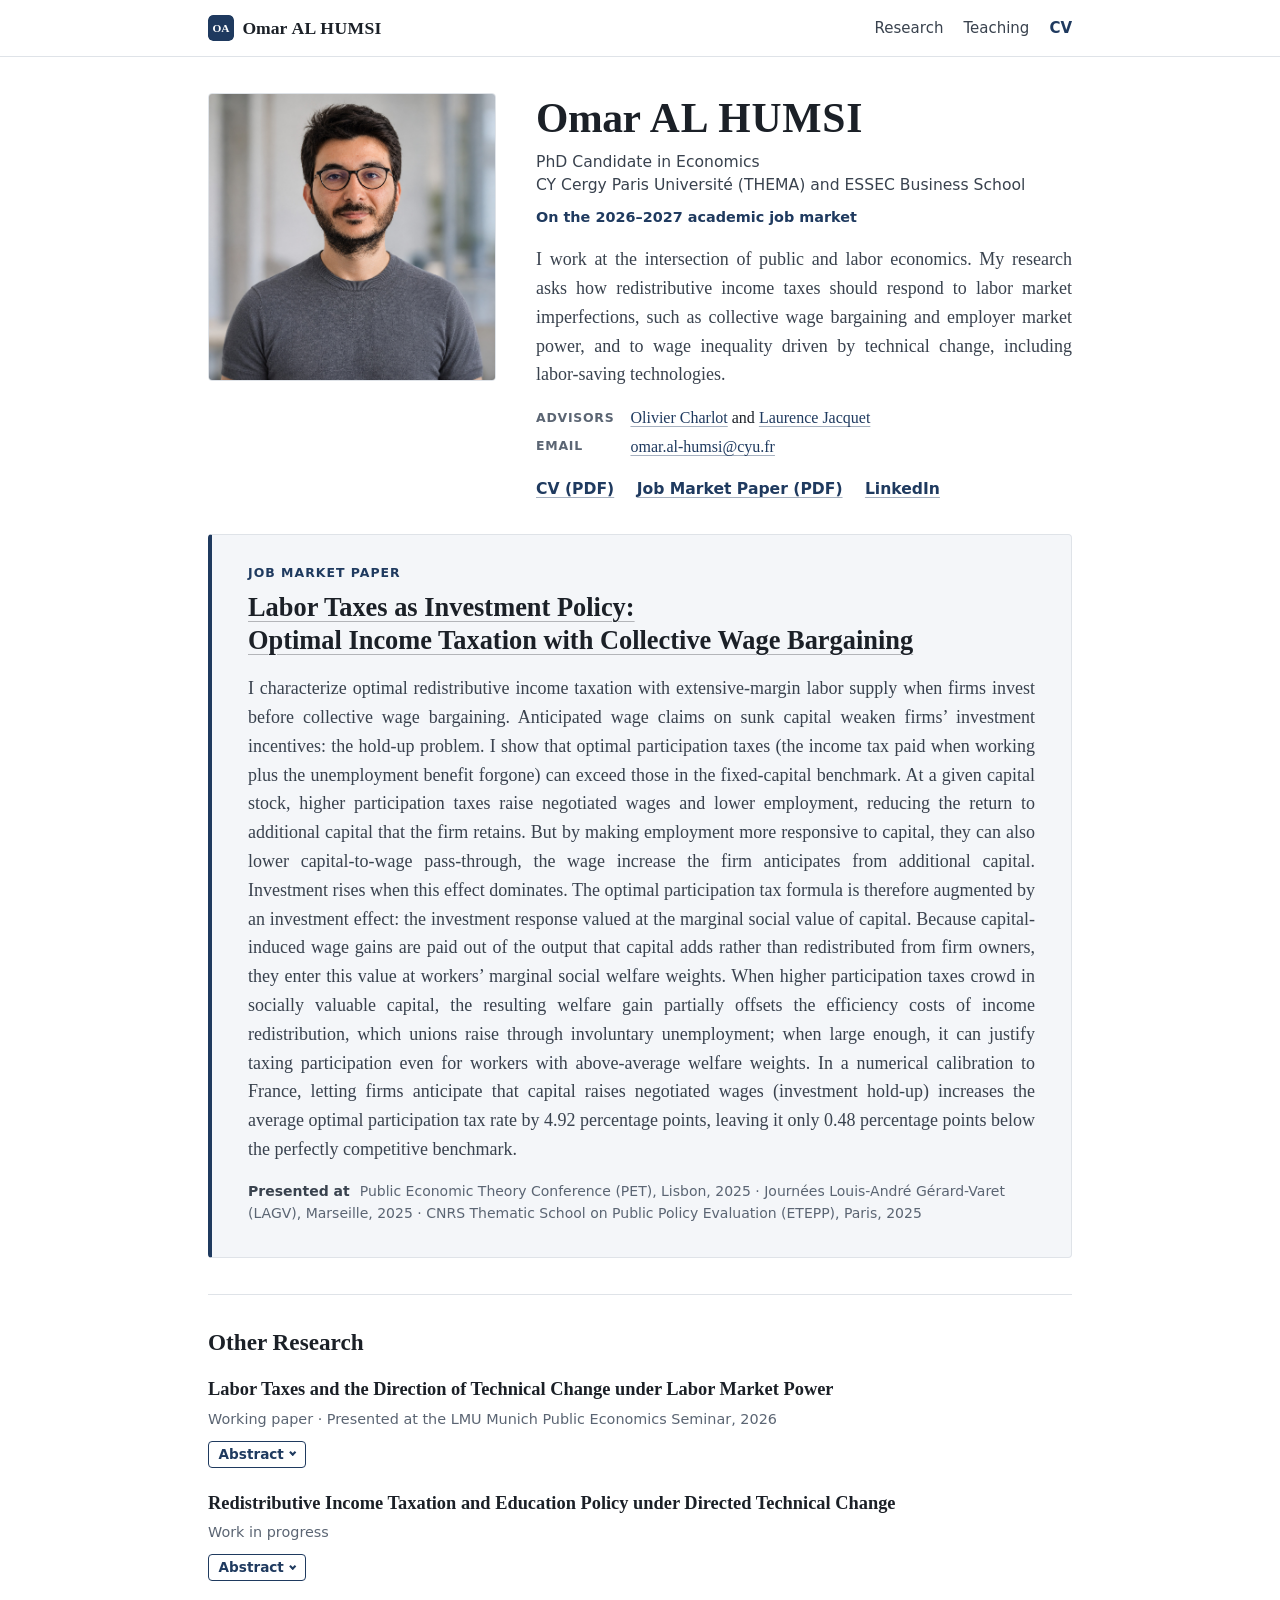
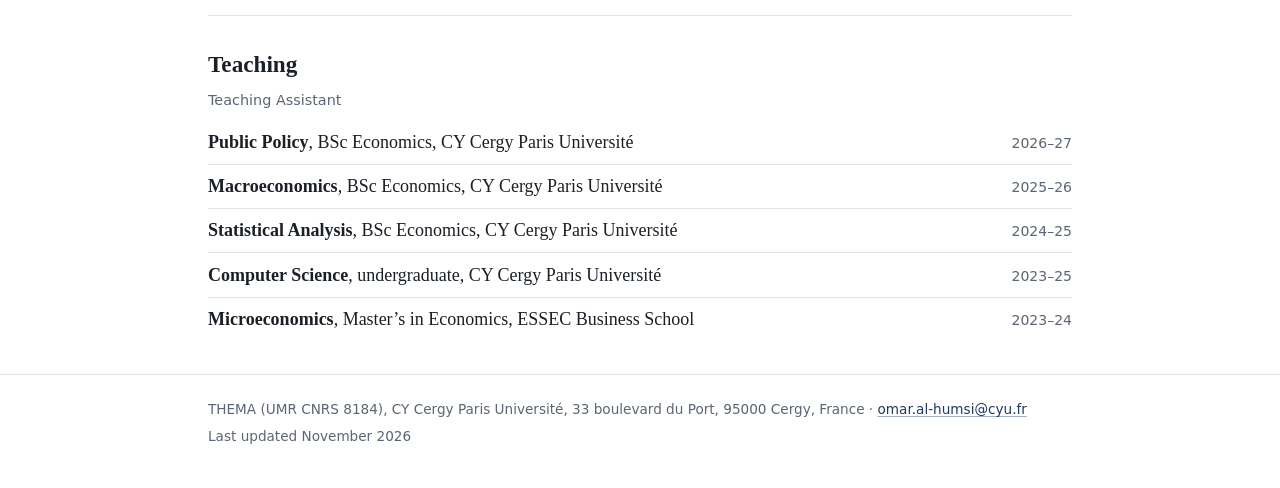
<file: index.html>
<!DOCTYPE html>
<html lang="en">
<head>
  <meta charset="utf-8">
  <meta name="viewport" content="width=device-width, initial-scale=1">
  <title>Omar Al Humsi | PhD Candidate in Economics</title>
  <meta name="description" content="Omar Al Humsi is a PhD candidate in Economics at CY Cergy Paris Université (THEMA) and ESSEC Business School, working in public and labor economics. On the 2026–2027 academic job market.">
  <meta name="author" content="Omar Al Humsi">
  <meta name="color-scheme" content="light dark">
  <link rel="canonical" href="https://omar-al-humsi.github.io/">
  <link rel="icon" href="assets/img/favicon.svg" type="image/svg+xml">
  <link rel="stylesheet" href="assets/css/style.css">

  <!-- Link previews (email, Slack, LinkedIn, X) -->
  <meta property="og:type" content="profile">
  <meta property="og:title" content="Omar Al Humsi | PhD Candidate in Economics">
  <meta property="og:description" content="Public and labor economics. On the 2026–2027 academic job market.">
  <meta property="og:url" content="https://omar-al-humsi.github.io/">
  <meta property="og:image" content="https://omar-al-humsi.github.io/assets/img/headshot.jpg">
  <meta property="profile:first_name" content="Omar">
  <meta property="profile:last_name" content="Al Humsi">
  <meta name="twitter:card" content="summary">
</head>

<body>
<a class="skip-link" href="#main">Skip to content</a>

<header class="site-header" id="top">
  <div class="container site-header__inner">
    <a class="site-name" href="#top"><img class="site-name__icon" src="assets/img/favicon.svg" width="28" height="28" alt=""><span>Omar <span class="surname">Al Humsi</span></span></a>
    <nav class="site-nav" aria-label="Primary">
      <ul>
        <li><a href="#research">Research</a></li>
        <li><a href="#teaching">Teaching</a></li>
        <li><a class="site-nav__cv" href="files/AlHumsi_CV.pdf" type="application/pdf">CV</a></li>
      </ul>
    </nav>
  </div>
</header>

<main id="main" tabindex="-1">

  <!-- ============================================================
       1. IDENTITY: who, where, fields, committee, how to reach you
       ============================================================ -->
  <section class="container intro" aria-labelledby="name">
    <img class="intro__photo" src="assets/img/headshot.jpg" width="1254" height="1254"
         alt="Portrait of Omar Al Humsi">

    <div class="intro__head">
      <h1 id="name">Omar <span class="surname">Al Humsi</span></h1>
      <p class="intro__role">
        PhD Candidate in Economics<br>
        CY Cergy Paris Université (THEMA) and ESSEC Business School
      </p>
      <p class="intro__status">On the 2026–2027 academic job market</p>
    </div>

    <div class="intro__body">
      <p class="intro__bio">
        I work at the intersection of public and labor economics. My research asks how
        redistributive income taxes should respond to labor market imperfections, such as collective wage
        bargaining and employer market power, and to wage inequality driven by technical change,
        including labor-saving technologies.
      </p>

      <dl class="facts">
        <!-- Fields are stated in the bio's first sentence. To list them here instead, restore:
        <dt>Fields</dt>
        <dd>Public Economics, Labor Economics</dd>
        -->
        <dt>Advisors</dt>
        <dd><a href="https://sites.google.com/site/ocharlot1/">Olivier Charlot</a> and
          <a href="https://sites.google.com/site/econlaurencejacquet/laurence-jacquet">Laurence Jacquet</a></dd>
        <!-- When all letter writers are confirmed, replace the "Advisors" row with:
        <dt>References</dt>
        <dd><a href="https://sites.google.com/site/ocharlot1/">Olivier Charlot</a> (advisor) · <a href="https://sites.google.com/site/econlaurencejacquet/laurence-jacquet">Laurence Jacquet</a> (advisor) · Name (Institution)</dd>
        -->
        <dt>Email</dt>
        <dd><a href="mailto:omar.al-humsi@cyu.fr">omar.al-humsi@cyu.fr</a></dd>
      </dl>

      <p class="quick-links">
        <a href="files/AlHumsi_CV.pdf" type="application/pdf">CV (PDF)</a>
        <a href="files/AlHumsi_JMP.pdf" type="application/pdf">Job Market Paper (PDF)</a>
        <a href="https://www.linkedin.com/in/omar-al-humsi-ab4485139/">LinkedIn</a>
      </p>
    </div>
  </section>

  <!-- ============================================================
       2. JOB MARKET PAPER
       ============================================================ -->
  <section class="container jmp" id="research" aria-labelledby="jmp-label">
    <div class="jmp__panel">
      <h2 class="label" id="jmp-label">Job Market Paper</h2>
      <h3 class="jmp__title">
        <a href="files/AlHumsi_JMP.pdf" type="application/pdf">Labor Taxes as Investment Policy:<br>
          Optimal Income Taxation with Collective Wage Bargaining</a>
      </h3>

      <div class="abstract">
        <p>
          I characterize optimal redistributive income taxation with extensive-margin
          labor supply when firms invest before collective wage bargaining. Anticipated
          wage claims on sunk capital weaken firms&rsquo; investment incentives: the
          hold-up problem. I show that optimal participation taxes (the income tax paid
          when working plus the unemployment benefit forgone) can exceed those in the
          fixed-capital benchmark. At a given capital stock, higher participation taxes
          raise negotiated wages and lower employment, reducing the return to additional
          capital that the firm retains. But by making employment more responsive to
          capital, they can also lower capital-to-wage pass-through, the wage increase
          the firm anticipates from additional capital. Investment rises when this
          effect dominates. The optimal participation tax formula is therefore augmented
          by an investment effect: the investment response valued at the marginal social
          value of capital. Because capital-induced wage gains are paid out of the
          output that capital adds rather than redistributed from firm owners, they
          enter this value at workers&rsquo; marginal social welfare weights. When
          higher participation taxes crowd in socially valuable capital, the resulting
          welfare gain partially offsets the efficiency costs of income redistribution,
          which unions raise through involuntary unemployment; when large enough, it can
          justify taxing participation even for workers with above-average welfare
          weights. In a numerical calibration to France, letting firms anticipate that
          capital raises negotiated wages (investment hold-up) increases the average
          optimal participation tax rate by 4.92 percentage points, leaving it only 0.48
          percentage points below the perfectly competitive benchmark.
        </p>
      </div>

      <p class="presented">
        <span class="presented__label">Presented at</span>
        Public Economic Theory Conference (PET), Lisbon, 2025 ·
        Journées Louis-André Gérard-Varet (LAGV), Marseille, 2025 ·
        CNRS Thematic School on Public Policy Evaluation (ETEPP), Paris, 2025
      </p>
    </div>
  </section>

  <!-- ============================================================
       3. OTHER RESEARCH
       ============================================================ -->
  <section class="container section" id="papers" aria-labelledby="papers-title">
    <h2 class="section__title" id="papers-title">Other Research</h2>

    <article class="paper">
      <h3 class="paper__title">Labor Taxes and the Direction of Technical Change under Labor Market Power</h3>
      <p class="meta">Working paper · Presented at the LMU Munich Public Economics Seminar, 2026</p>
      <!-- When the draft is public: add <a href="files/AlHumsi_DTC.pdf">PDF</a> to the line above.
           Abstract revised Nov 23 2026 (same text as the CV). Only the competitive result is stated;
           add one sentence on the labor-market-power results once they are derived. -->
      <details class="abs">
        <summary>Abstract</summary>
        <p class="paper__summary">
          This paper studies optimal redistributive income taxation when the direction of
          technical change is endogenous, unions and employers have labor market power, and
          the government cannot tax or subsidize different technologies at different rates.
          With competitive wage setting, the direction of technical change is efficient given
          employment, so it matters for optimal taxes only through wage inequality.
          Discouraging low-skilled participation raises the relative wage of low-skilled
          workers at given technology, but it also shifts innovation toward technologies
          relatively more complementary to skilled labor, which pushes that relative wage back
          down. Directed technical change thus weakens the case for taxing low-skilled
          participation to compress pre-tax wages. Labor market power adds an efficiency
          concern about technology itself: private and social returns to new technologies no
          longer coincide. Technology still responds to the size of its market, but when firms
          bargain with their own workers after adopting a technology, its return also depends
          on how much of its gains workers capture. Workers capture part of the gains from
          technologies that complement them, while technologies that replace them shift their
          rents to firms. And because employment is inefficiently low, firms do not count the
          social value of the jobs a technology creates or destroys. I study this in an
          extensive-margin model in which unions bargain with employers that have monopsony
          power, so that union power can either offset wage markdowns or push wages above the
          efficient level. I ask how participation taxes, which affect both employment and
          wage setting, should account for this efficiency concern.
        </p>
      </details>
    </article>

    <article class="paper">
      <h3 class="paper__title">Redistributive Income Taxation and Education Policy under Directed Technical Change</h3>
      <p class="meta">Work in progress</p>
      <!-- Placeholder until the model is set up: replace "Abstract forthcoming." with the abstract. -->
      <details class="abs">
        <summary>Abstract</summary>
        <p class="paper__summary">Abstract forthcoming.</p>
      </details>
    </article>
  </section>

  <!-- ============================================================
       4. TEACHING (compact; full details are in the CV)
       ============================================================ -->
  <section class="container section" id="teaching" aria-labelledby="teaching-title">
    <h2 class="section__title" id="teaching-title">Teaching</h2>
    <p class="section__note">Teaching Assistant</p>
    <ul class="teach-list">
      <li><span><strong>Public Policy</strong>, BSc Economics, CY Cergy Paris Université</span><span class="when">2026–27</span></li>
      <li><span><strong>Macroeconomics</strong>, BSc Economics, CY Cergy Paris Université</span><span class="when">2025–26</span></li>
      <li><span><strong>Statistical Analysis</strong>, BSc Economics, CY Cergy Paris Université</span><span class="when">2024–25</span></li>
      <li><span><strong>Computer Science</strong>, undergraduate, CY Cergy Paris Université</span><span class="when">2023–25</span></li>
      <li><span><strong>Microeconomics</strong>, Master’s in Economics, ESSEC Business School</span><span class="when">2023–24</span></li>
    </ul>
  </section>

</main>

<footer class="site-footer">
  <div class="container site-footer__inner">
    <address>
      THEMA (UMR CNRS 8184), CY Cergy Paris Université, 33 boulevard du Port, 95000 Cergy, France ·
      <a href="mailto:omar.al-humsi@cyu.fr">omar.al-humsi@cyu.fr</a>
    </address>
    <p>Last updated November 2026</p>
  </div>
</footer>

</body>
</html>
</file>
<file: assets/css/style.css>
/* ==========================================================================
   Omar Al Humsi: academic website
   Plain HTML and CSS: no JavaScript, no web fonts, no frameworks.
   To restyle the site, edit the tokens in :root only.
   ========================================================================== */

/* ---------- 1. Design tokens ---------- */
:root {
  --bg: #ffffff;
  --bg-soft: #f4f6f9;
  --text: #1b2027;
  --text-soft: #39424e;
  --muted: #5b6573;
  --rule: #dfe3e8;
  --accent: #1f3a5f;          /* navy, same as the JMP slides */
  --accent-strong: #142a47;
  --on-accent: #ffffff;

  /* System fonts only: fast, private (no third-party requests), stable. */
  --font-text: Charter, "Bitstream Charter", "Sitka Text", Cambria, Georgia, serif;
  --font-ui: system-ui, -apple-system, "Segoe UI", Roboto, "Helvetica Neue", Arial, "Noto Sans", sans-serif;

  --container: 54rem;
  --gutter: 1.25rem;
  --radius: 4px;
}

@media (prefers-color-scheme: dark) {
  :root {
    --bg: #111418;
    --bg-soft: #181d23;
    --text: #e6e9ed;
    --text-soft: #c7ced6;
    --muted: #9ba6b2;
    --rule: #2b323b;
    --accent: #a8c7ef;
    --accent-strong: #cfe0f7;
    --on-accent: #0f1a2a;
  }
}

/* ---------- 2. Base ---------- */
*,
*::before,
*::after { box-sizing: border-box; }

html {
  -webkit-text-size-adjust: 100%;
  text-size-adjust: 100%;
}

body {
  margin: 0;
  background: var(--bg);
  color: var(--text);
  font-family: var(--font-text);
  font-size: 1.0625rem;          /* 17px on phones */
  line-height: 1.6;
}

@media (min-width: 48rem) {
  body { font-size: 1.125rem; }  /* 18px from tablets up */
}

img {
  display: block;
  max-width: 100%;
  height: auto;
}

h1, h2, h3, h4 {
  margin: 0;
  font-weight: 700;
  line-height: 1.25;
  text-wrap: balance;
}

p, ul, dl, address { margin: 0; }

a {
  color: var(--accent);
  text-decoration-line: underline;
  text-decoration-thickness: 1px;
  text-underline-offset: 0.18em;
  text-decoration-color: color-mix(in srgb, currentColor 40%, transparent);
}

a:hover {
  color: var(--accent-strong);
  text-decoration-color: currentColor;
}

:focus-visible {
  outline: 2px solid var(--accent);
  outline-offset: 2px;
  border-radius: 2px;
}

main:focus { outline: none; }

[id] { scroll-margin-top: 4.75rem; }

.container {
  width: min(100% - 2 * var(--gutter), var(--container));
  margin-inline: auto;
}

@media (min-width: 48rem) {
  :root { --gutter: 2rem; }
}

.skip-link {
  position: absolute;
  left: 0.75rem;
  top: -4rem;
  z-index: 20;
  padding: 0.5rem 0.85rem;
  background: var(--accent);
  color: var(--on-accent);
  font-family: var(--font-ui);
  font-size: 0.9rem;
  border-radius: var(--radius);
  text-decoration: none;
}

.skip-link:focus { top: 0.75rem; }

/* ---------- 3. Header and navigation ---------- */
.site-header {
  background: var(--bg);
  border-bottom: 1px solid var(--rule);
}

@media (min-width: 48rem) {
  .site-header {
    position: sticky;
    top: 0;
    z-index: 10;
  }
}

.site-header__inner {
  display: flex;
  flex-wrap: wrap;
  align-items: center;
  justify-content: space-between;
  gap: 0.35rem 1.5rem;
  padding-block: 0.8rem;
}

.site-name {
  display: inline-flex;
  align-items: center;
  gap: 0.55rem;
  color: var(--text);
  font-size: 1.1rem;
  font-weight: 700;
  text-decoration: none;
}

.site-name:hover { color: var(--accent); }

.site-name__icon {
  width: 1.6rem;
  height: 1.6rem;
  border-radius: 5px;
}

.site-nav ul {
  display: flex;
  flex-wrap: wrap;
  gap: 0.25rem 1rem;
  padding: 0;
  list-style: none;
  font-family: var(--font-ui);
  font-size: 0.9375rem;
}

@media (min-width: 48rem) {
  .site-nav ul { column-gap: 1.25rem; }
}

.site-nav a {
  display: inline-block;
  padding-block: 0.2rem;
  color: var(--text-soft);
  text-decoration: none;
}

.site-nav a:hover {
  color: var(--accent);
  text-decoration: underline;
}

.site-nav .site-nav__cv {
  color: var(--accent);
  font-weight: 600;
}

/* ---------- 4. Identity block ---------- */
.intro {
  display: grid;
  grid-template-columns: minmax(0, 1fr);
  gap: 1.25rem;
  align-items: start;
  padding-block: 1.75rem 2rem;
}

.intro__photo {
  grid-column: 1;
  grid-row: 1;
  width: min(100%, 16rem);
  aspect-ratio: 1 / 1;
  object-fit: cover;
  border: 1px solid var(--rule);
  border-radius: var(--radius);
  background: var(--bg-soft);
}

.intro__head {
  grid-column: 1;
  grid-row: 2;
}

.intro__body {
  grid-column: 1;
  grid-row: 3;
}

@media (min-width: 40rem) {
  .intro {
    grid-template-columns: clamp(14rem, 30vw, 18rem) minmax(0, 1fr);
    column-gap: 2.5rem;
    row-gap: 1rem;
    padding-block: 2.25rem 2rem;
  }

  .intro__photo {
    width: 100%;
    grid-row: 1 / span 2;
  }

  .intro__head {
    grid-column: 2;
    grid-row: 1;
  }

  .intro__body {
    grid-column: 2;
    grid-row: 2;
  }
}

.intro h1 {
  font-size: clamp(1.6rem, 1.1rem + 2.4vw, 2.6rem);
  letter-spacing: -0.01em;
}

/* Surname shown in capitals ("AL HUMSI"), as on the JMP title page. The HTML
   keeps "Al Humsi" so screen readers say the name instead of spelling it. */
.surname {
  text-transform: uppercase;
  letter-spacing: 0.02em;
}

.intro__role {
  margin-top: 0.4rem;
  color: var(--text-soft);
  font-family: var(--font-ui);
  font-size: 0.975rem;
  line-height: 1.45;
}

.intro__status {
  margin-top: 0.6rem;
  color: var(--accent);
  font-family: var(--font-ui);
  font-size: 0.9rem;
  font-weight: 600;
}

.intro__bio {
  max-width: 62ch;
  color: var(--text-soft);
}

/* Tablets and laptops: the bio is justified, like the abstracts. Phones keep
   left-aligned text. */
@media (min-width: 40rem) {
  .intro__bio {
    text-align: justify;
    -webkit-hyphens: auto;   /* hyphenation uses <html lang="en"> */
    hyphens: auto;
    hyphenate-limit-chars: 6 3 3;
  }
}

.facts {
  display: grid;
  grid-template-columns: max-content minmax(0, 1fr);
  gap: 0.2rem 1rem;
  margin-top: 1rem;
  font-size: 1rem;
}

.facts dt {
  padding-top: 0.15rem;
  color: var(--muted);
  font-family: var(--font-ui);
  font-size: 0.78rem;
  font-weight: 600;
  letter-spacing: 0.06em;
  text-transform: uppercase;
}

.facts dd {
  margin: 0;
  overflow-wrap: anywhere;
}

.actions,
.paper-links {
  display: flex;
  flex-wrap: wrap;
  gap: 0.6rem;
}

.actions { margin-top: 1.25rem; }

@media (max-width: 39.99rem) {
  .actions .btn {
    flex: 1 1 13rem;
    text-align: center;
  }
}
.paper-links { margin-top: 1rem; }

.quick-links {
  display: flex;
  flex-wrap: wrap;
  gap: 0.35rem 1.4rem;
  margin-top: 1.1rem;
  font-family: var(--font-ui);
  font-size: 0.975rem;
  font-weight: 600;
}

/* ---------- 5. Buttons ---------- */
.btn {
  display: inline-block;
  padding: 0.6rem 1rem;
  border: 1px solid var(--accent);
  border-radius: var(--radius);
  font-family: var(--font-ui);
  font-size: 0.9375rem;
  font-weight: 600;
  line-height: 1.2;
  text-decoration: none;
}

.btn--primary {
  background: var(--accent);
  color: var(--on-accent);
}

.btn--primary:hover {
  background: var(--accent-strong);
  border-color: var(--accent-strong);
  color: var(--on-accent);
}

.btn--secondary {
  background: transparent;
  color: var(--accent);
}

.btn--secondary:hover { background: var(--bg-soft); }

.btn--small {
  padding: 0.4rem 0.8rem;
  font-size: 0.875rem;
}

/* ---------- 6. Job market paper ---------- */
.jmp { padding-bottom: 2.25rem; }

.jmp__panel {
  padding: 1.4rem 1.25rem 1.5rem;
  background: var(--bg-soft);
  border: 1px solid var(--rule);
  border-left: 4px solid var(--accent);
  border-radius: var(--radius);
}

@media (min-width: 40rem) {
  .jmp__panel { padding: 1.9rem 2.25rem 2rem; }
}

.label {
  margin-bottom: 0.6rem;
  color: var(--accent);
  font-family: var(--font-ui);
  font-size: 0.78rem;
  font-weight: 700;
  letter-spacing: 0.08em;
  text-transform: uppercase;
}

.jmp__title {
  font-size: clamp(1.3rem, 1.1rem + 1vw, 1.65rem);
  line-height: 1.25;
}

.jmp__title a {
  color: var(--text);
  text-decoration-line: underline;
  text-decoration-thickness: 1px;
  text-decoration-color: color-mix(in srgb, currentColor 30%, transparent);
  text-underline-offset: 0.2em;
}

.jmp__title a:hover {
  color: var(--accent);
  text-decoration: underline;
  text-decoration-thickness: 1px;
}

.meta {
  margin-top: 0.4rem;
  color: var(--muted);
  font-family: var(--font-ui);
  font-size: 0.9rem;
  line-height: 1.5;
}

.abstract {
  max-width: 68ch;
  margin-top: 1.1rem;
  color: var(--text-soft);
}

/* Tablets and laptops: the abstract fills the panel and is justified, so its
   right edge lines up with the "Presented at" line. Phones keep left-aligned
   text, because a ~38-character line leaves wide gaps when justified. */
@media (min-width: 40rem) {
  .abstract {
    max-width: none;
    text-align: justify;
    -webkit-hyphens: auto;   /* hyphenation uses <html lang="en"> */
    hyphens: auto;
    hyphenate-limit-chars: 6 3 3;
  }
}

.abstract p + p { margin-top: 0.75rem; }

.presented {
  margin-top: 1.1rem;
  color: var(--muted);
  font-family: var(--font-ui);
  font-size: 0.875rem;
  line-height: 1.55;
}

.presented__label {
  margin-right: 0.35rem;
  color: var(--text-soft);
  font-weight: 600;
}

/* ---------- 7. Sections ---------- */
.section {
  padding-block: 2.1rem;
  border-top: 1px solid var(--rule);
}

.section__title {
  margin-bottom: 1.25rem;
  font-size: 1.45rem;
}

.section__note {
  margin: -0.6rem 0 1rem;
  color: var(--muted);
  font-family: var(--font-ui);
  font-size: 0.9rem;
}

.subhead {
  margin: 2rem 0 0.8rem;
  color: var(--muted);
  font-family: var(--font-ui);
  font-size: 0.78rem;
  font-weight: 700;
  letter-spacing: 0.08em;
  text-transform: uppercase;
}

.section__title + .subhead { margin-top: 0; }

.section--plain { border-top: 0; }

.paper + .paper { margin-top: 1.4rem; }

.paper__title {
  font-size: 1.15rem;
  line-height: 1.35;
}

.paper__summary {
  max-width: 68ch;
  margin-top: 0.5rem;
  color: var(--text-soft);
}

/* Tablets and laptops: paper summaries are justified and fill the column, like
   the JMP abstract (at 68ch, justified lines leave wide word gaps). Phones keep
   left-aligned text. */
@media (min-width: 40rem) {
  .paper__summary {
    max-width: none;
    text-align: justify;
    -webkit-hyphens: auto;   /* hyphenation uses <html lang="en"> */
    hyphens: auto;
    hyphenate-limit-chars: 6 3 3;
  }
}

/* CV-style list: date column + content (presentations, teaching, education) */
.cv-list {
  padding: 0;
  list-style: none;
}

.cv-list > li {
  display: grid;
  grid-template-columns: minmax(0, 1fr);
  gap: 0.1rem;
  padding-block: 0.75rem;
  border-top: 1px solid var(--rule);
}

.cv-list > li:first-child {
  padding-top: 0;
  border-top: 0;
}

@media (min-width: 40rem) {
  .cv-list > li {
    grid-template-columns: 7.75rem minmax(0, 1fr);
    column-gap: 1.25rem;
  }
}

.cv-list__date {
  padding-top: 0.2rem;
  color: var(--muted);
  font-family: var(--font-ui);
  font-size: 0.875rem;
  font-variant-numeric: tabular-nums;
}

.cv-list__detail {
  display: block;
  color: var(--text-soft);
  font-size: 0.95em;
}

cite { font-style: italic; }

/* Teaching: one line per course, term on the right */
.teach-list {
  padding: 0;
  list-style: none;
}

.teach-list > li {
  display: flex;
  justify-content: space-between;
  align-items: baseline;
  gap: 0.25rem 1.25rem;
  padding-block: 0.45rem;
  border-top: 1px solid var(--rule);
}

.teach-list > li:first-child { border-top: 0; padding-top: 0; }

.teach-list .when {
  color: var(--muted);
  font-family: var(--font-ui);
  font-size: 0.875rem;
  font-variant-numeric: tabular-nums;
  white-space: nowrap;
}

@media (max-width: 39.99rem) {
  .teach-list > li { flex-direction: column; }
}

/* References */
.refs {
  display: grid;
  grid-template-columns: repeat(auto-fit, minmax(14rem, 1fr));
  gap: 1.25rem 2rem;
  padding: 0;
  list-style: none;
}

.refs > li {
  padding-top: 0.8rem;
  border-top: 2px solid var(--accent);
}

.ref__name { font-weight: 700; }

.ref__role {
  color: var(--text-soft);
  font-size: 0.95rem;
  line-height: 1.5;
}

.ref__email {
  margin-top: 0.3rem;
  font-size: 0.95rem;
  overflow-wrap: anywhere;
}

/* Contact */
.contact {
  display: grid;
  grid-template-columns: repeat(auto-fit, minmax(15rem, 1fr));
  gap: 1.25rem 2rem;
}

address { font-style: normal; }

.contact__links {
  padding: 0;
  list-style: none;
}

.contact__links li + li { margin-top: 0.3rem; }

/* ---------- 8. Footer ---------- */
.site-footer {
  padding-block: 1.5rem 2.5rem;
  border-top: 1px solid var(--rule);
  color: var(--muted);
  font-family: var(--font-ui);
  font-size: 0.85rem;
}

.site-footer__inner {
  display: grid;
  gap: 0.35rem;
}

.site-footer address { line-height: 1.55; }

/* ---------- 9. Print: a clean one-column handout ---------- */
@media print {
  :root {
    --bg: #ffffff;
    --bg-soft: #ffffff;
    --text: #000000;
    --text-soft: #000000;
    --muted: #333333;
    --rule: #bbbbbb;
    --accent: #000000;
  }

  body { font-size: 10.5pt; }

  .skip-link,
  .site-nav,
  .actions,
  .paper-links,
  .quick-links { display: none; }

  .site-header { position: static; }

  .intro { grid-template-columns: 2.6cm minmax(0, 1fr); padding-block: 0.4cm; }

  .jmp__panel {
    padding: 0;
    border: 0;
  }

  .section { padding-block: 0.5cm; }

  .paper,
  .cv-list > li,
  .refs > li { break-inside: avoid; }

  a,
  .jmp__title a { text-decoration: none; }

  h2, h3 { break-after: avoid; }
}


/* ---------- Collapsible abstracts (other papers) ----------
   Native <details>/<summary>: no JavaScript, keyboard- and screen-reader
   accessible, and the text stays in the page for search engines. */
.abs { margin-top: 0.55rem; }

.abs > summary {
  display: inline-flex;
  align-items: center;
  gap: 0.4rem;
  padding: 0.2rem 0.6rem;
  border: 1px solid var(--accent);
  border-radius: var(--radius);
  color: var(--accent);
  font-family: var(--font-ui);
  font-size: 0.85rem;
  font-weight: 600;
  line-height: 1.4;
  cursor: pointer;
  list-style: none;
  user-select: none;
}

.abs > summary::-webkit-details-marker { display: none; }

.abs > summary::after {            /* chevron: down when closed, up when open */
  content: "";
  width: 0.4em;
  height: 0.4em;
  margin-top: -0.2em;
  border-right: 2px solid currentColor;
  border-bottom: 2px solid currentColor;
  transform: rotate(45deg);
  transition: transform 0.15s ease;
}

.abs[open] > summary::after { margin-top: 0.2em; transform: rotate(-135deg); }
.abs > summary:hover { background: var(--bg-soft); }
.abs > summary:focus-visible { outline: 2px solid var(--accent); outline-offset: 2px; }
.abs > .paper__summary { margin-top: 0.7rem; }

@media print {                      /* print the abstract, not the toggle */
  .abs > summary { display: none; }
  .abs::details-content { content-visibility: visible; }
}
</file>
